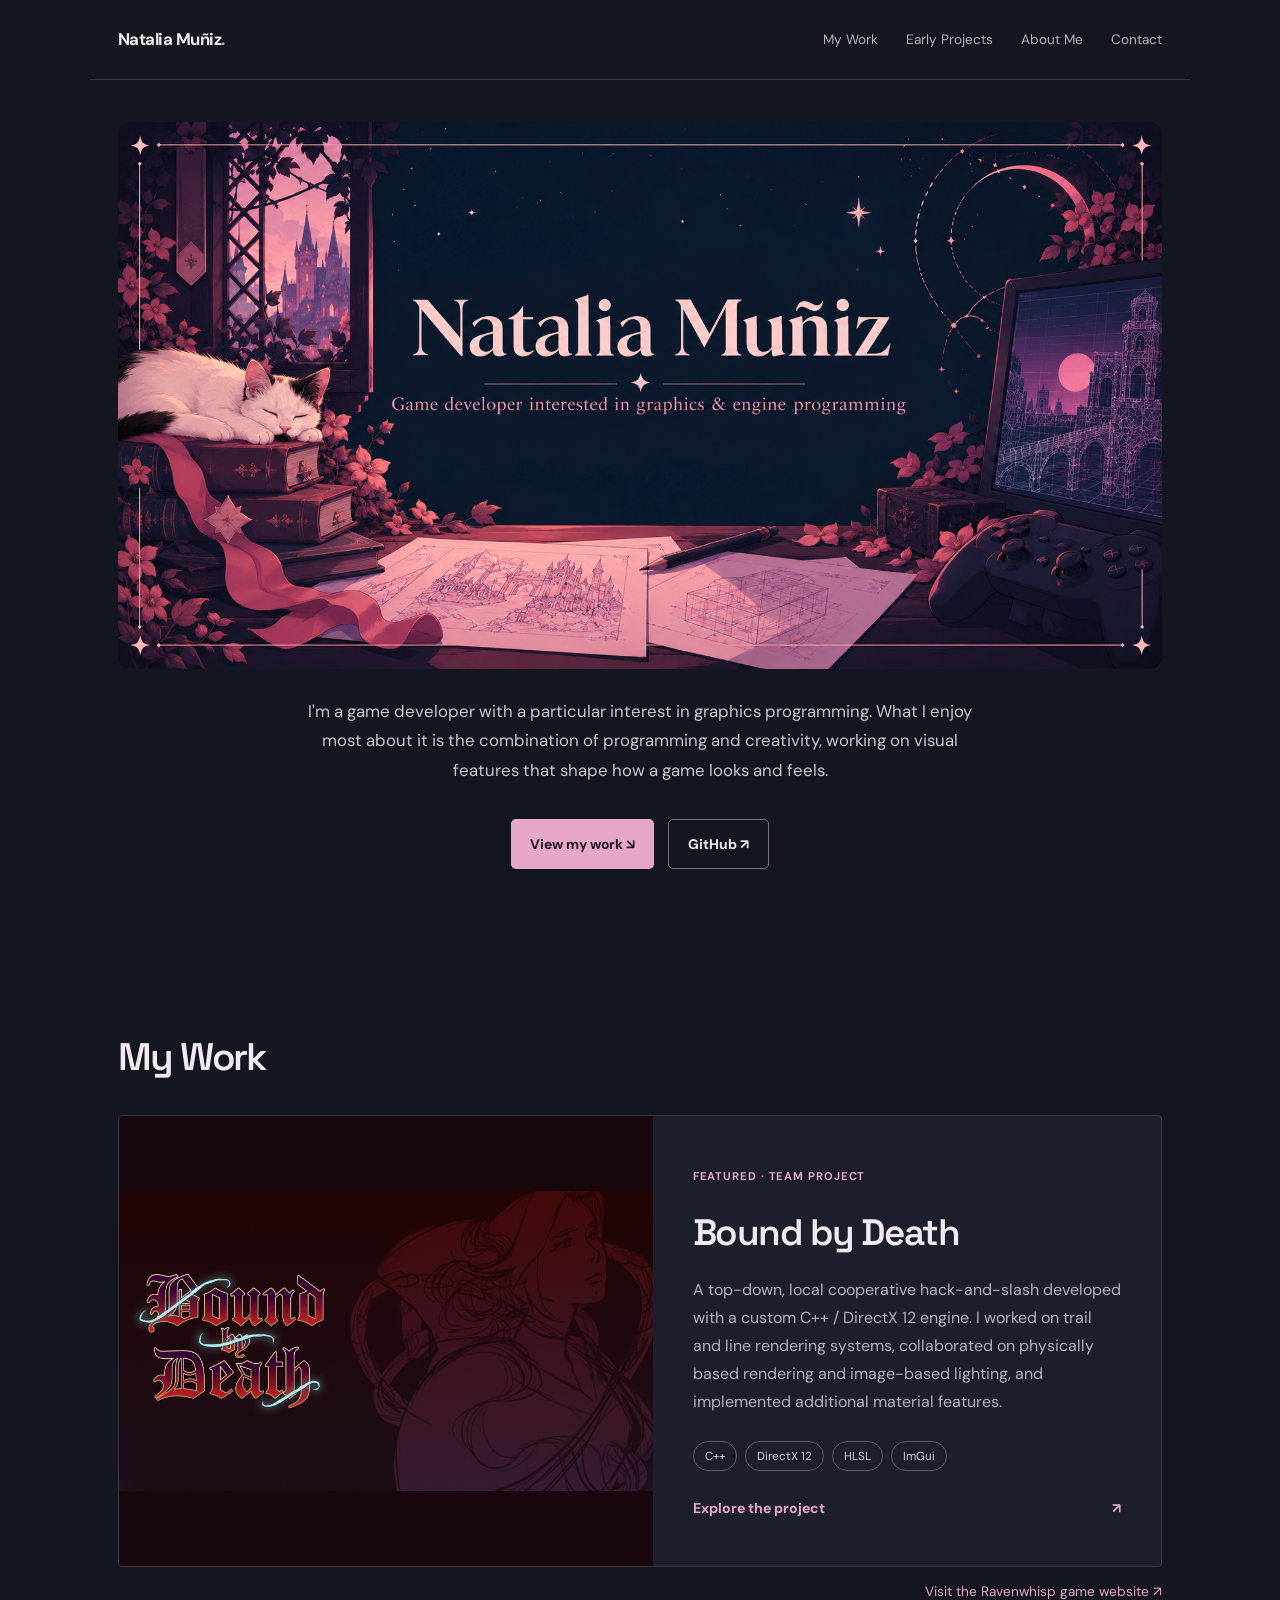
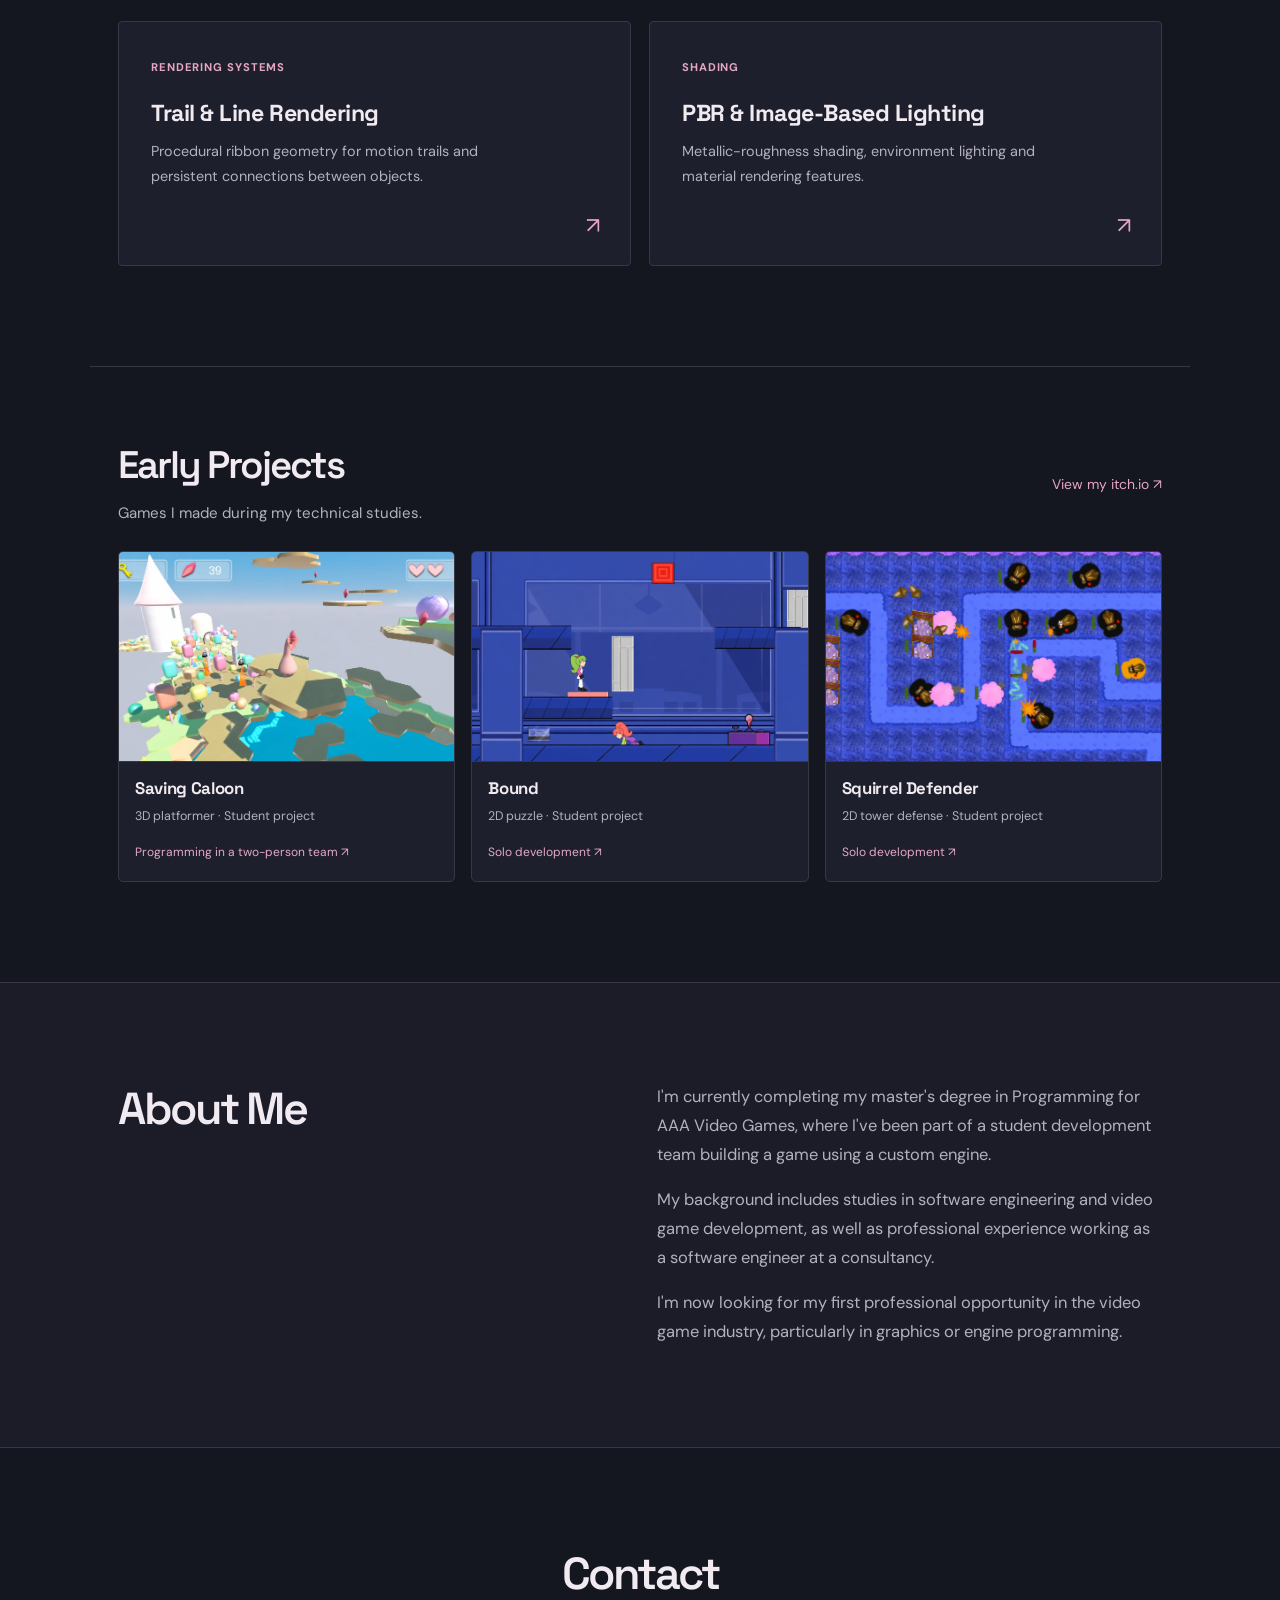
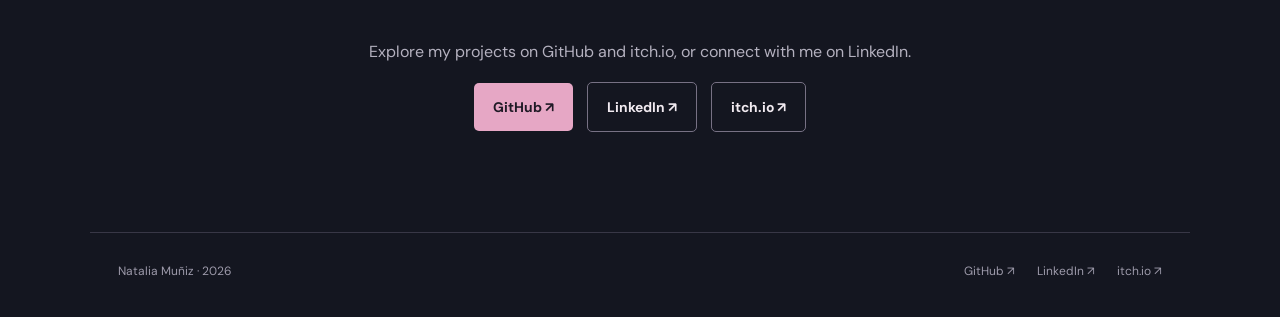
<file: index.html>
<!doctype html>
<html lang="en"><head><meta charset="utf-8"><meta name="viewport" content="width=device-width, initial-scale=1"><meta name="description" content="Natalia Muñiz — game developer interested in graphics and engine programming. C++, DirectX 12, HLSL and real-time rendering."><title>Natalia Muñiz — Game Development & Graphics Programming</title><link rel="stylesheet" href="styles.css"></head>
<body><a class="skip" href="#main">Skip to content</a><header class="site-header"><a class="logo" href="index.html">Natalia Muñiz<span class="logo-dot">.</span></a><nav aria-label="Main navigation"><a href="#work">My Work</a><a href="#early-projects">Early Projects</a><a href="#about">About Me</a><a href="#contact">Contact</a></nav></header>
<main id="main">
<section class="hero shell technical-hero"><h1 class="visually-hidden">Natalia Muñiz — Game developer interested in graphics &amp; engine programming</h1><img class="iris-hero-banner" src="assets/iris-portfolio-banner.png" alt="Illustrated banner reading Natalia Muñiz — Game developer interested in graphics and engine programming, with Iris sleeping on books beside a fantasy castle window and a wireframe rendering workstation." width="1978" height="768"><p class="intro">I'm a game developer with a particular interest in graphics programming. What I enjoy most about it is the combination of programming and creativity, working on visual features that shape how a game looks and feels.</p><div class="actions"><a class="btn primary" href="#work">View my work ↘</a><a class="btn secondary" href="https://github.com/Lunat12" target="_blank" rel="noopener noreferrer">GitHub ↗</a></div></section>
<section class="section shell" id="work"><div class="section-head"><h2>My Work</h2></div><a class="project-card" href="projects/bound-by-death.html"><div class="project-visual"><img class="featured-cover" src="assets/bound-by-death-cover.png" alt="Official Bound by Death cover artwork" width="1920" height="1080"></div><div class="project-copy"><span class="tag">FEATURED · TEAM PROJECT</span><h3>Bound by Death</h3><p>A top-down, local cooperative hack-and-slash developed with a custom C++ / DirectX 12 engine. I worked on trail and line rendering systems, collaborated on physically based rendering and image-based lighting, and implemented additional material features.</p><div class="chips"><span>C++</span><span>DirectX 12</span><span>HLSL</span><span>ImGui</span></div><span class="text-link">Explore the project <span>↗</span></span></div></a><p class="external-project-link"><a href="https://ravenwhisp.github.io/Ravenwhisp/" target="_blank" rel="noopener noreferrer">Visit the Ravenwhisp game website ↗</a></p><div class="study-grid"><a class="study" href="projects/trail-line-rendering.html"><span class="study-index">RENDERING SYSTEMS</span><h3>Trail &amp; Line Rendering</h3><p>Procedural ribbon geometry for motion trails and persistent connections between objects.</p><span class="arrow">↗</span></a><a class="study" href="projects/pbr-ibl.html"><span class="study-index">SHADING</span><h3>PBR &amp; Image-Based Lighting</h3><p>Metallic-roughness shading, environment lighting and material rendering features.</p><span class="arrow">↗</span></a></div></section>
<section class="section shell early-section" id="early-projects"><div class="section-head early-head"><div><h2>Early Projects</h2><p class="section-description">Games I made during my technical studies.</p></div><a class="subtle-link" href="https://lunat-12.itch.io/" target="_blank" rel="noopener noreferrer">View my itch.io ↗</a></div><div class="early-grid">
<a class="early-card" href="https://lunat-12.itch.io/saving-caloon" target="_blank" rel="noopener noreferrer"><div class="early-media"><img src="assets/saving-caloon.webp" alt="Gameplay screenshot from Saving Caloon" width="1645" height="928" loading="lazy" decoding="async"></div><div class="early-copy"><h3>Saving Caloon</h3><p>3D platformer · Student project</p><small>Programming in a two-person team ↗</small></div></a>
<a class="early-card" href="https://lunat-12.itch.io/bound" target="_blank" rel="noopener noreferrer"><div class="early-media"><img src="assets/bound.webp" alt="Gameplay screenshot from Bound" width="1645" height="928" loading="lazy" decoding="async"></div><div class="early-copy"><h3>Bound</h3><p>2D puzzle · Student project</p><small>Solo development ↗</small></div></a>
<a class="early-card" href="https://lunat-12.itch.io/squree" target="_blank" rel="noopener noreferrer"><div class="early-media"><img src="assets/squirrel-defender.webp" alt="Gameplay screenshot from Squirrel Defender" width="1645" height="928" loading="lazy" decoding="async"></div><div class="early-copy"><h3>Squirrel Defender</h3><p>2D tower defense · Student project</p><small>Solo development ↗</small></div></a>
</div></section>
<section class="section about-section" id="about"><div class="shell about-grid"><div><h2>About Me</h2></div><div><p>I'm currently completing my master's degree in Programming for AAA Video Games, where I've been part of a student development team building a game using a custom engine.</p><p>My background includes studies in software engineering and video game development, as well as professional experience working as a software engineer at a consultancy.</p><p>I'm now looking for my first professional opportunity in the video game industry, particularly in graphics or engine programming.</p></div></div></section>
<section class="section shell contact" id="contact"><h2>Contact</h2><p>Explore my projects on GitHub and itch.io, or connect with me on LinkedIn.</p><div class="contact-links"><a class="btn primary" href="https://github.com/Lunat12" target="_blank" rel="noopener noreferrer">GitHub ↗</a><a class="btn secondary" href="https://www.linkedin.com/in/natalia-muniz-munoz/" target="_blank" rel="noopener noreferrer">LinkedIn ↗</a><a class="btn secondary" href="https://lunat-12.itch.io/" target="_blank" rel="noopener noreferrer">itch.io ↗</a></div></section>
</main><footer class="shell footer"><span>Natalia Muñiz · <span id="year">2026</span></span><div class="footer-links"><a href="https://github.com/Lunat12" target="_blank" rel="noopener noreferrer">GitHub ↗</a><a href="https://www.linkedin.com/in/natalia-muniz-munoz/" target="_blank" rel="noopener noreferrer">LinkedIn ↗</a><a href="https://lunat-12.itch.io/" target="_blank" rel="noopener noreferrer">itch.io ↗</a></div></footer><script src="script.js"></script></body></html>
</file>
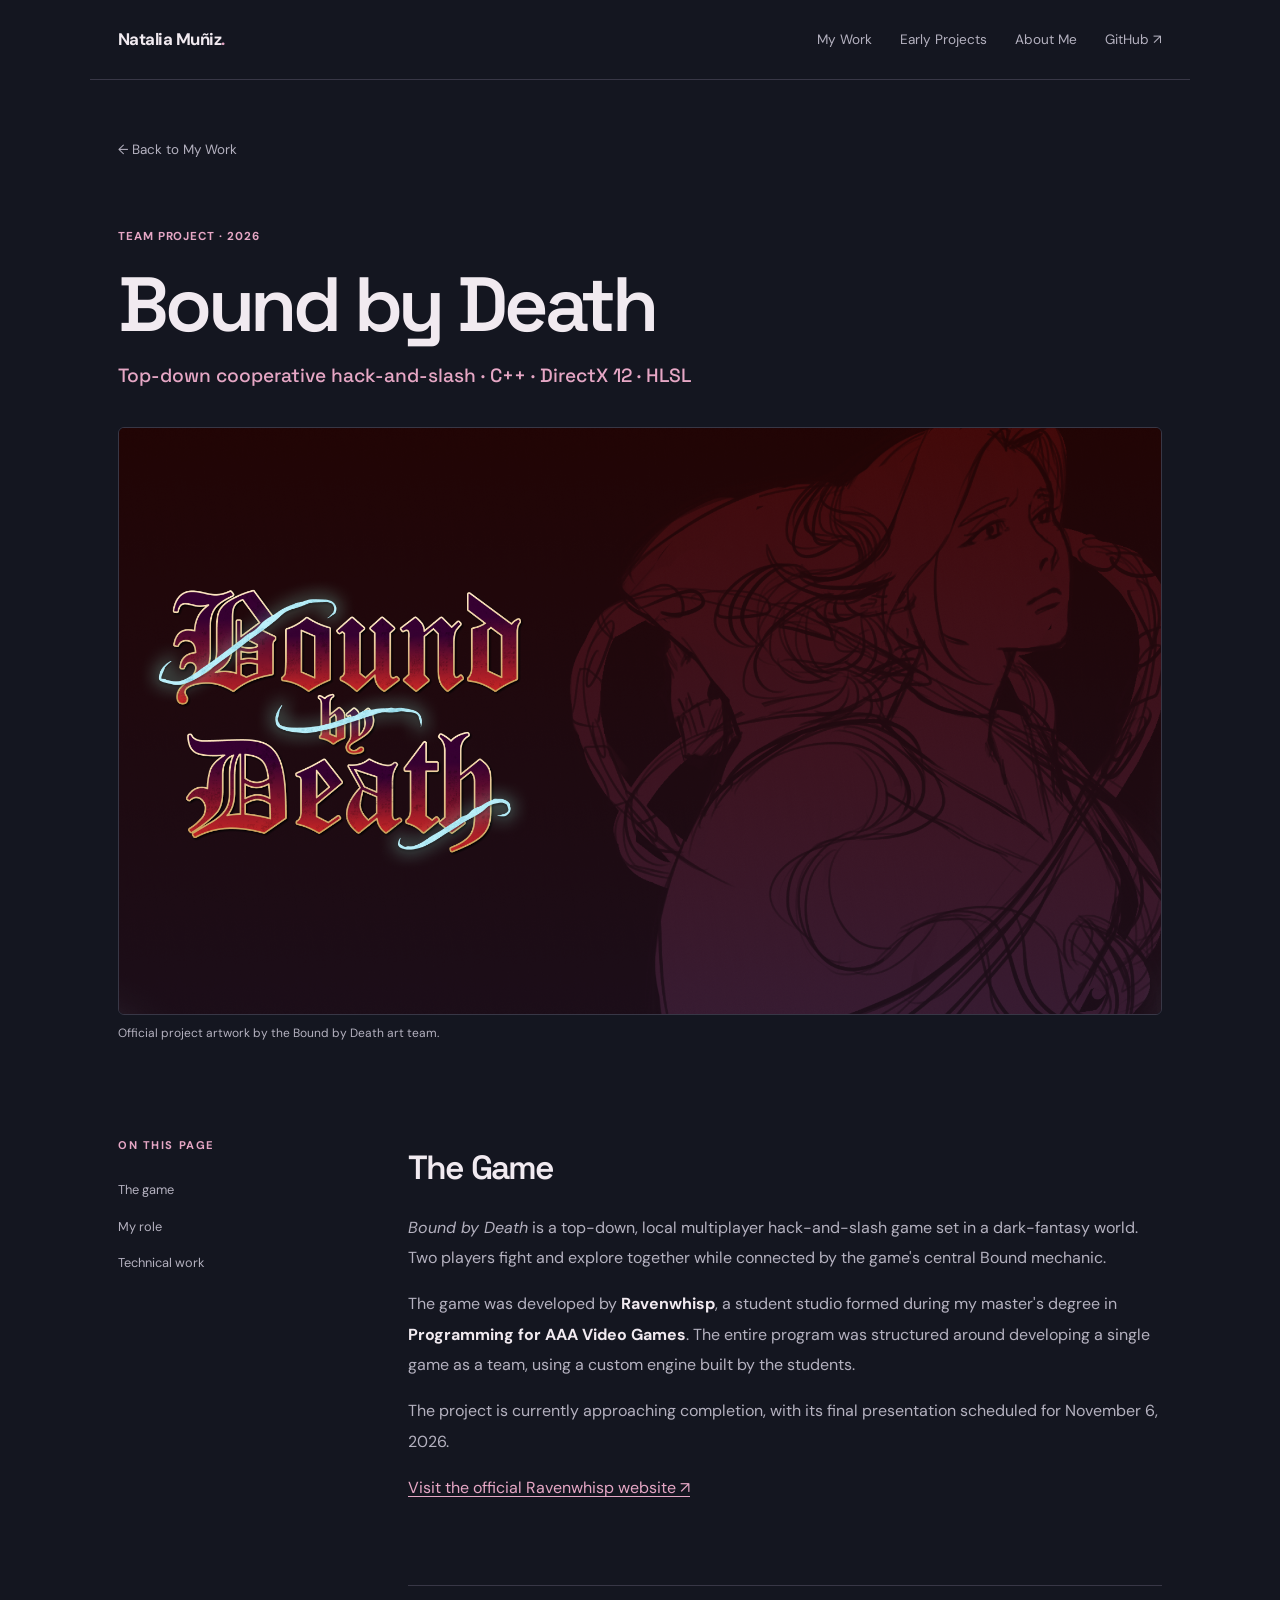
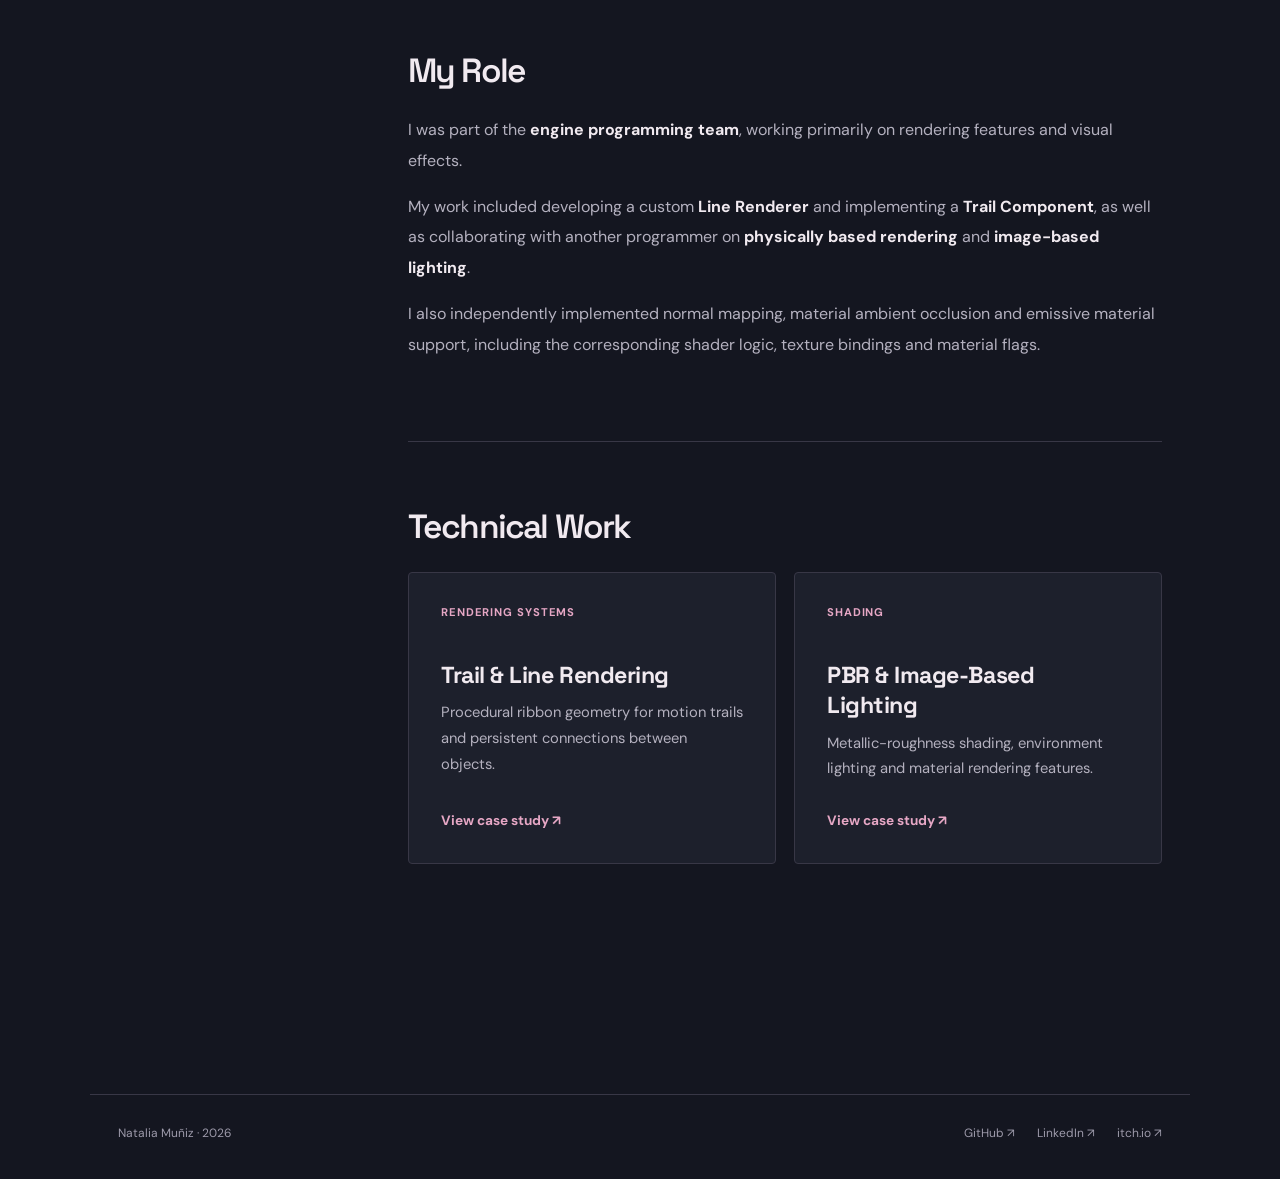
<file: projects/bound-by-death.html>
<!doctype html>
<html lang="en"><head><meta charset="utf-8"><meta name="viewport" content="width=device-width, initial-scale=1"><meta name="description" content="Bound by Death — a top-down local cooperative hack-and-slash developed by Ravenwhisp. Natalia Muñiz's graphics and engine programming contributions."><title>Bound by Death — Natalia Muñiz</title><link rel="stylesheet" href="../styles.css"></head>
<body><a class="skip" href="#main">Skip to content</a><header class="site-header"><a class="logo" href="../index.html">Natalia Muñiz<span class="logo-dot">.</span></a><nav aria-label="Main navigation"><a href="../index.html#work">My Work</a><a href="../index.html#early-projects">Early Projects</a><a href="../index.html#about">About Me</a><a href="https://github.com/Lunat12" target="_blank" rel="noopener noreferrer">GitHub ↗</a></nav></header>
<main id="main"><section class="shell case-hero"><a class="back" href="../index.html#work">← Back to My Work</a><p class="eyebrow">TEAM PROJECT · 2026</p><h1>Bound by Death</h1><p class="specialty">Top-down cooperative hack-and-slash · C++ · DirectX 12 · HLSL</p><img class="cover-art" src="../assets/bound-by-death-cover.png" alt="Official Bound by Death cover artwork, featuring the game logo and a character illustration" width="1920" height="1080"><p class="art-credit">Official project artwork by the Bound by Death art team.</p></section>
<section class="shell case-layout"><aside class="toc"><span>ON THIS PAGE</span><a href="#overview">The game</a><a href="#role">My role</a><a href="#technical-work">Technical work</a></aside><div class="case-content"><section id="overview"><h2>The Game</h2><p><em>Bound by Death</em> is a top-down, local multiplayer hack-and-slash game set in a dark-fantasy world. Two players fight and explore together while connected by the game's central Bound mechanic.</p><p>The game was developed by <strong>Ravenwhisp</strong>, a student studio formed during my master's degree in <strong>Programming for AAA Video Games</strong>. The entire program was structured around developing a single game as a team, using a custom engine built by the students.</p><p>The project is currently approaching completion, with its final presentation scheduled for November 6, 2026.</p><p><a class="inline-link" href="https://ravenwhisp.github.io/Ravenwhisp/" target="_blank" rel="noopener noreferrer">Visit the official Ravenwhisp website ↗</a></p></section>
<section id="role"><h2>My Role</h2><p>I was part of the <strong>engine programming team</strong>, working primarily on rendering features and visual effects.</p><p>My work included developing a custom <strong>Line Renderer</strong> and implementing a <strong>Trail Component</strong>, as well as collaborating with another programmer on <strong>physically based rendering</strong> and <strong>image-based lighting</strong>.</p><p>I also independently implemented normal mapping, material ambient occlusion and emissive material support, including the corresponding shader logic, texture bindings and material flags.</p></section>
<section id="technical-work"><h2>Technical Work</h2><div class="case-study-grid"><a class="study" href="trail-line-rendering.html"><span class="study-index">RENDERING SYSTEMS</span><h3>Trail &amp; Line Rendering</h3><p>Procedural ribbon geometry for motion trails and persistent connections between objects.</p><span class="study-action">View case study ↗</span></a><a class="study" href="pbr-ibl.html"><span class="study-index">SHADING</span><h3>PBR &amp; Image-Based Lighting</h3><p>Metallic-roughness shading, environment lighting and material rendering features.</p><span class="study-action">View case study ↗</span></a></div></section></div></section></main>
<footer class="shell footer"><span>Natalia Muñiz · 2026</span><div class="footer-links"><a href="https://github.com/Lunat12" target="_blank" rel="noopener noreferrer">GitHub ↗</a><a href="https://www.linkedin.com/in/natalia-muniz-munoz/" target="_blank" rel="noopener noreferrer">LinkedIn ↗</a><a href="https://lunat-12.itch.io/" target="_blank" rel="noopener noreferrer">itch.io ↗</a></div></footer><script src="../script.js"></script></body></html>
</file>
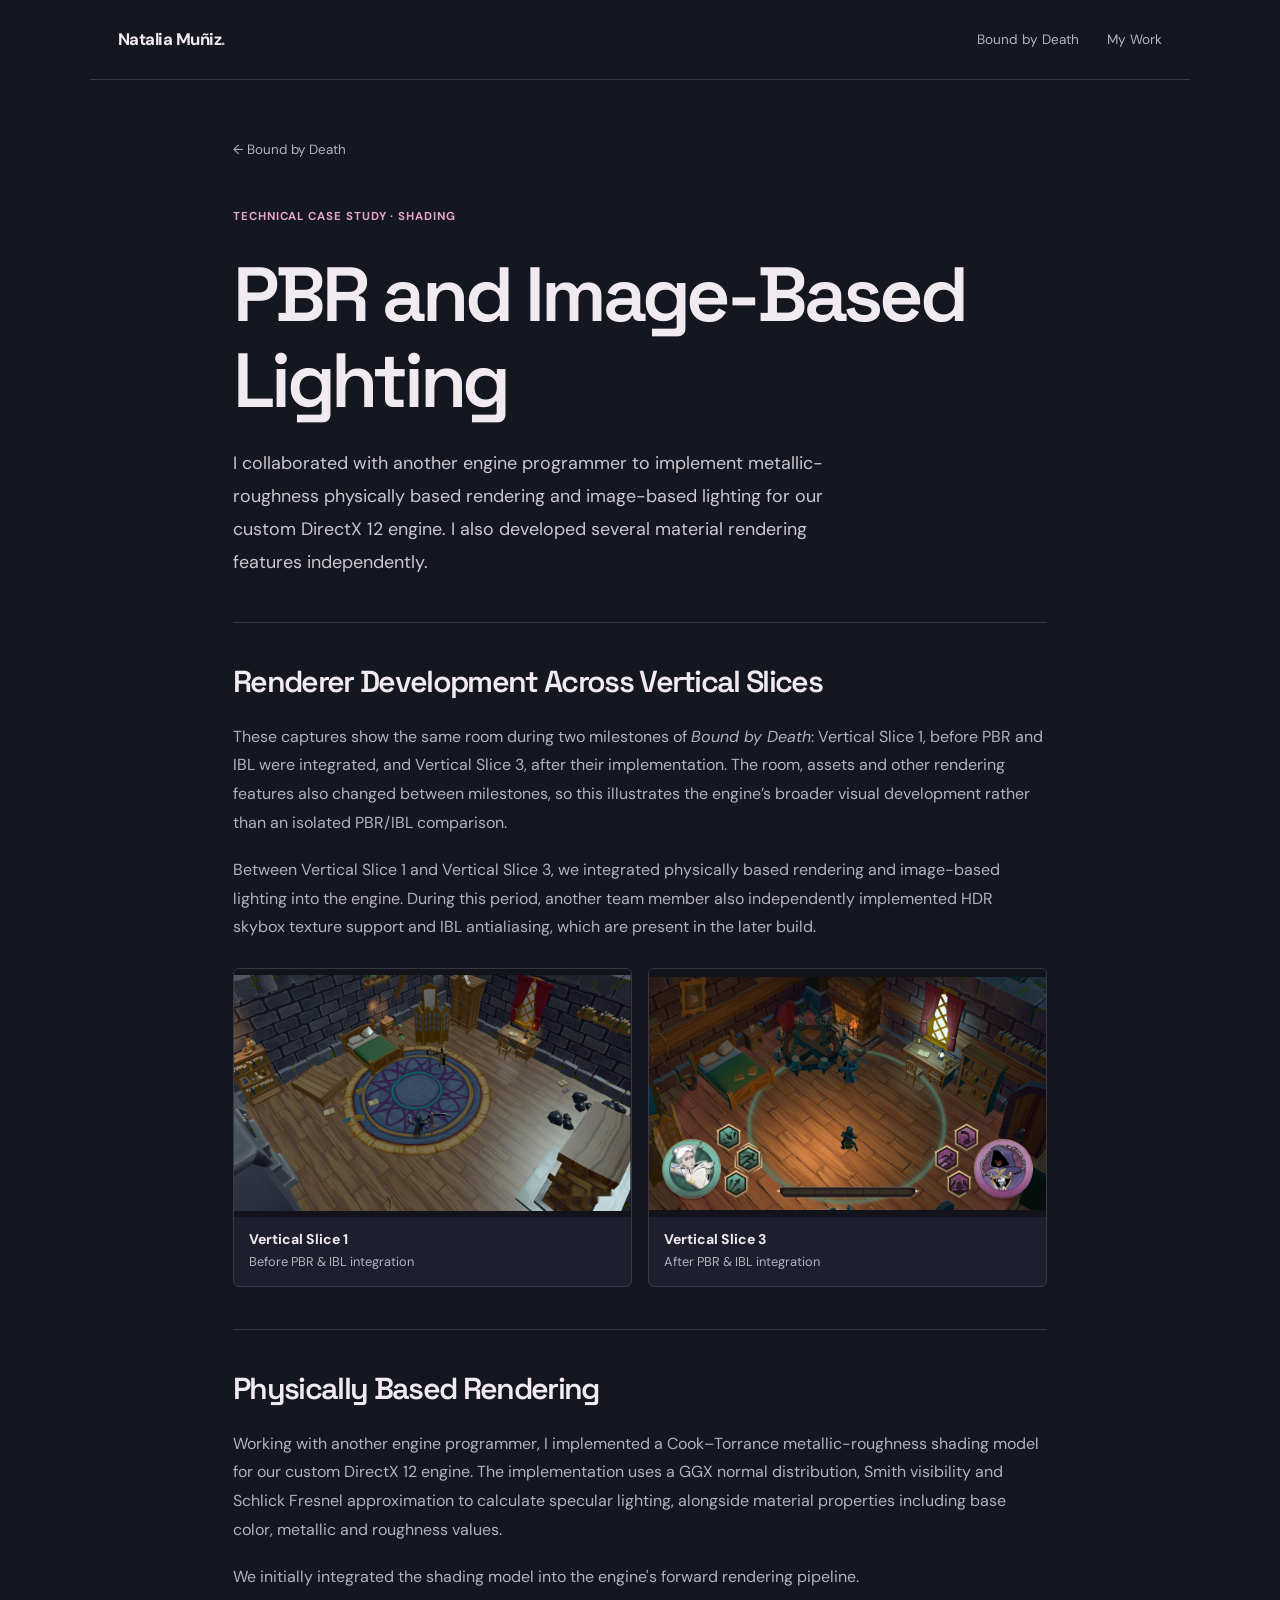
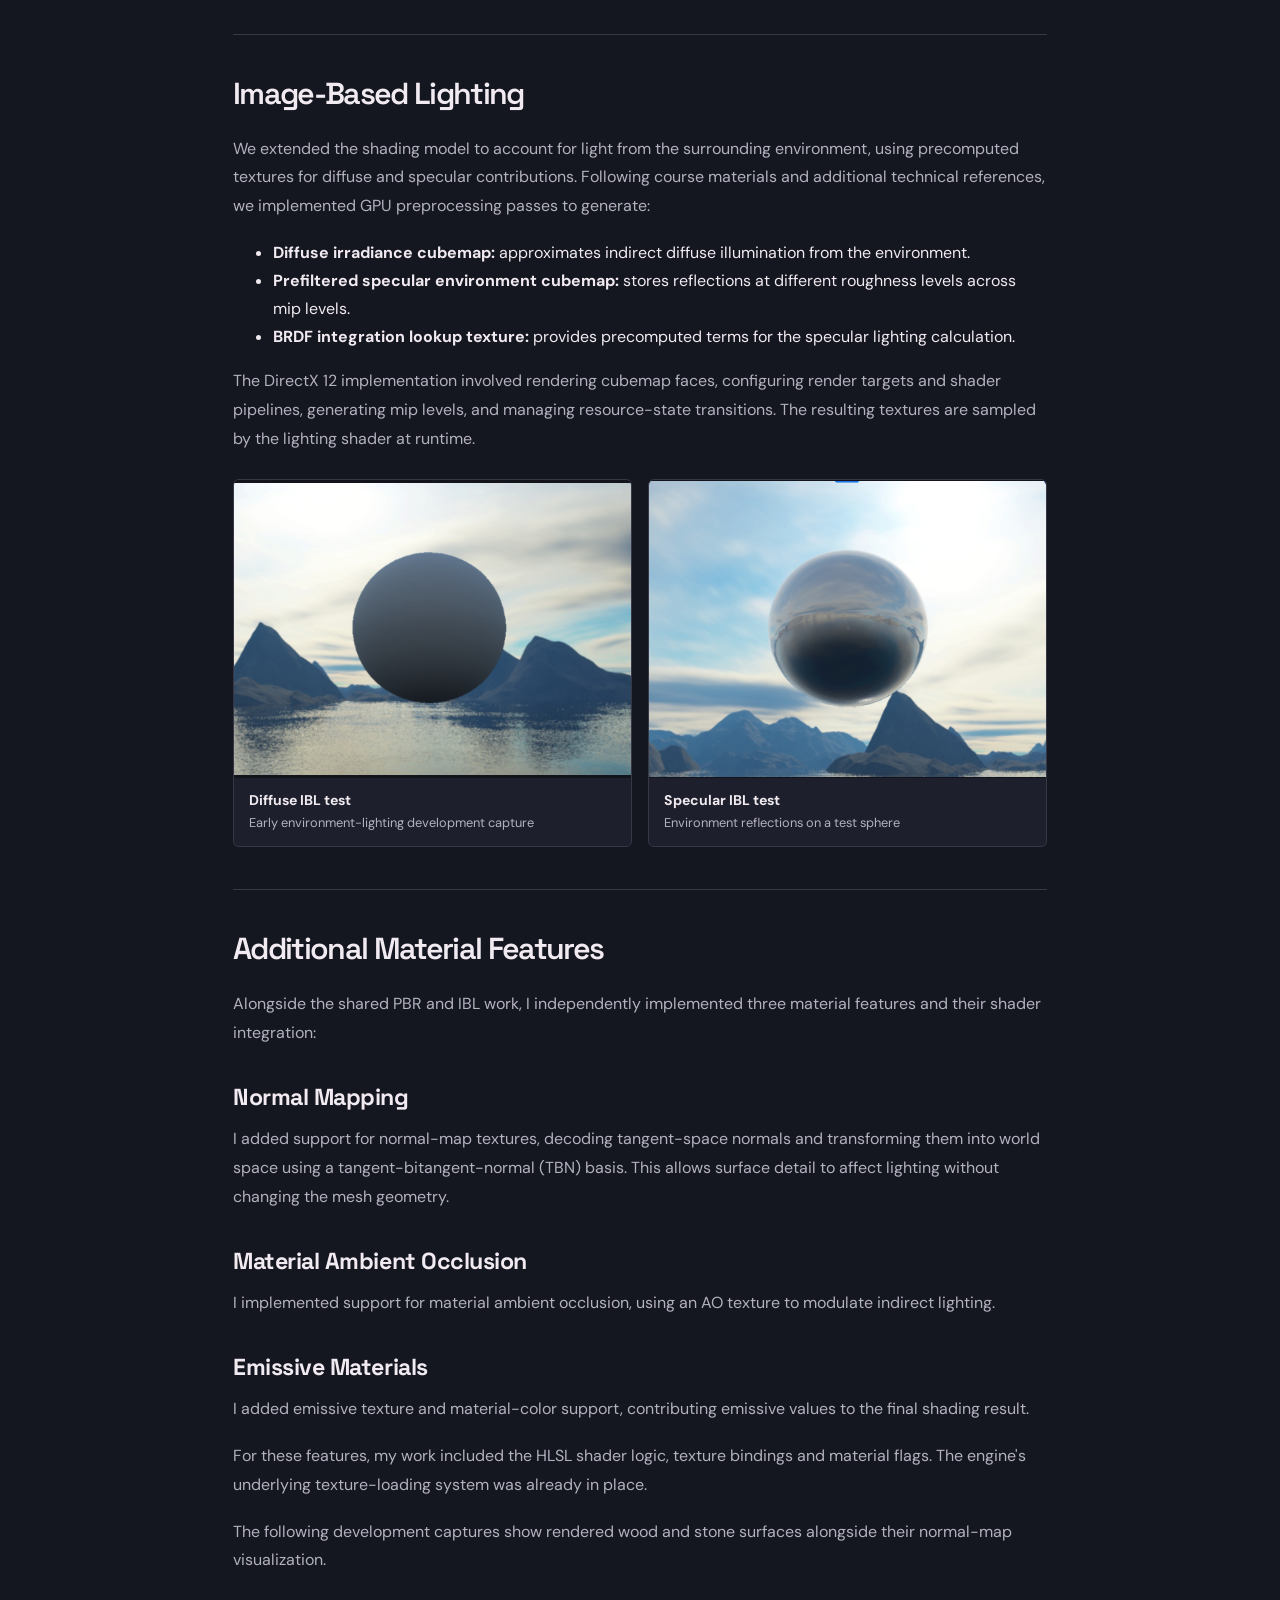
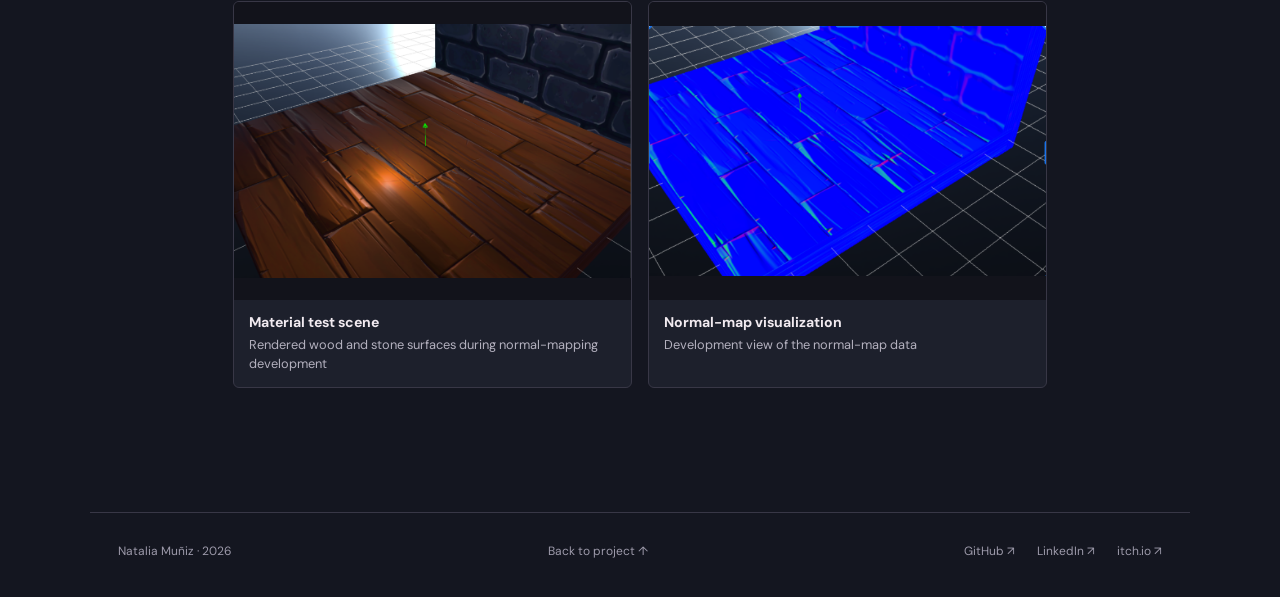
<file: projects/pbr-ibl.html>
<!doctype html>
<html lang="en"><head><meta charset="utf-8"><meta name="viewport" content="width=device-width, initial-scale=1"><meta name="description" content="PBR and image-based lighting work for a custom DirectX 12 game engine."><title>PBR &amp; Image-Based Lighting — Natalia Muñiz</title><link rel="stylesheet" href="../styles.css"></head>
<body><header class="site-header"><a class="logo" href="../index.html">Natalia Muñiz<span class="logo-dot">.</span></a><nav><a href="bound-by-death.html">Bound by Death</a><a href="../index.html#work">My Work</a></nav></header>
<main class="shell detail-page"><a class="back" href="bound-by-death.html">← Bound by Death</a><p class="eyebrow">TECHNICAL CASE STUDY · SHADING</p><h1>PBR and Image-Based Lighting</h1>
<p class="intro">I collaborated with another engine programmer to implement metallic-roughness physically based rendering and image-based lighting for our custom DirectX 12 engine. I also developed several material rendering features independently.</p>
<section class="visual-development"><h2>Renderer Development Across Vertical Slices</h2>
<p>These captures show the same room during two milestones of <em>Bound by Death</em>: Vertical Slice 1, before PBR and IBL were integrated, and Vertical Slice 3, after their implementation. The room, assets and other rendering features also changed between milestones, so this illustrates the engine’s broader visual development rather than an isolated PBR/IBL comparison.</p>
<p>Between Vertical Slice 1 and Vertical Slice 3, we integrated physically based rendering and image-based lighting into the engine. During this period, another team member also independently implemented HDR skybox texture support and IBL antialiasing, which are present in the later build.</p>
<div class="technical-gallery comparison-gallery">
<figure><img src="../assets/vertical-slice-1.png" alt="Vertical Slice 1: early bedroom scene, before PBR and IBL integration" loading="lazy"><figcaption><strong>Vertical Slice 1</strong><span>Before PBR &amp; IBL integration</span></figcaption></figure>
<figure><img src="../assets/vertical-slice-3.png" alt="Vertical Slice 3: later version of the bedroom scene, after PBR and IBL integration" loading="lazy"><figcaption><strong>Vertical Slice 3</strong><span>After PBR &amp; IBL integration</span></figcaption></figure>
</div></section>
<section><h2>Physically Based Rendering</h2>
<p>Working with another engine programmer, I implemented a Cook–Torrance metallic-roughness shading model for our custom DirectX 12 engine. The implementation uses a GGX normal distribution, Smith visibility and Schlick Fresnel approximation to calculate specular lighting, alongside material properties including base color, metallic and roughness values.</p>
<p>We initially integrated the shading model into the engine's forward rendering pipeline.</p>
</section>
<section><h2>Image-Based Lighting</h2>
<p>We extended the shading model to account for light from the surrounding environment, using precomputed textures for diffuse and specular contributions. Following course materials and additional technical references, we implemented GPU preprocessing passes to generate:</p>
<ul><li><strong>Diffuse irradiance cubemap:</strong> approximates indirect diffuse illumination from the environment.</li><li><strong>Prefiltered specular environment cubemap:</strong> stores reflections at different roughness levels across mip levels.</li><li><strong>BRDF integration lookup texture:</strong> provides precomputed terms for the specular lighting calculation.</li></ul>
<p>The DirectX 12 implementation involved rendering cubemap faces, configuring render targets and shader pipelines, generating mip levels, and managing resource-state transitions. The resulting textures are sampled by the lighting shader at runtime.</p>
<div class="technical-gallery"><figure><img src="../assets/ibl-diffuse.png" alt="Development test showing a dark matte sphere in an outdoor environment" loading="lazy"><figcaption><strong>Diffuse IBL test</strong><span>Early environment-lighting development capture</span></figcaption></figure><figure><img src="../assets/ibl-specular.png" alt="Development test showing a reflective sphere with sky and landscape reflections" loading="lazy"><figcaption><strong>Specular IBL test</strong><span>Environment reflections on a test sphere</span></figcaption></figure></div></section>
<section><h2>Additional Material Features</h2>
<p>Alongside the shared PBR and IBL work, I independently implemented three material features and their shader integration:</p>
<h3>Normal Mapping</h3><p>I added support for normal-map textures, decoding tangent-space normals and transforming them into world space using a tangent-bitangent-normal (TBN) basis. This allows surface detail to affect lighting without changing the mesh geometry.</p>
<h3>Material Ambient Occlusion</h3><p>I implemented support for material ambient occlusion, using an AO texture to modulate indirect lighting.</p>
<h3>Emissive Materials</h3><p>I added emissive texture and material-color support, contributing emissive values to the final shading result.</p>
<p>For these features, my work included the HLSL shader logic, texture bindings and material flags. The engine's underlying texture-loading system was already in place.</p>
<p>The following development captures show rendered wood and stone surfaces alongside their normal-map visualization.</p>
<div class="technical-gallery"><figure><img src="../assets/normal-map-rendered.png" alt="Rendered wooden planks and stone wall in the engine material test scene" loading="lazy"><figcaption><strong>Material test scene</strong><span>Rendered wood and stone surfaces during normal-mapping development</span></figcaption></figure><figure><img src="../assets/normal-map-debug.png" alt="Blue and purple normal-map debug visualization of the floor and wall" loading="lazy"><figcaption><strong>Normal-map visualization</strong><span>Development view of the normal-map data</span></figcaption></figure></div></section>

</main><footer class="shell footer"><span>Natalia Muñiz · 2026</span><a href="bound-by-death.html">Back to project ↑</a><div class="footer-links"><a href="https://github.com/Lunat12" target="_blank" rel="noopener noreferrer">GitHub ↗</a><a href="https://www.linkedin.com/in/natalia-muniz-munoz/" target="_blank" rel="noopener noreferrer">LinkedIn ↗</a><a href="https://lunat-12.itch.io/" target="_blank" rel="noopener noreferrer">itch.io ↗</a></div></footer></body></html>
</file>
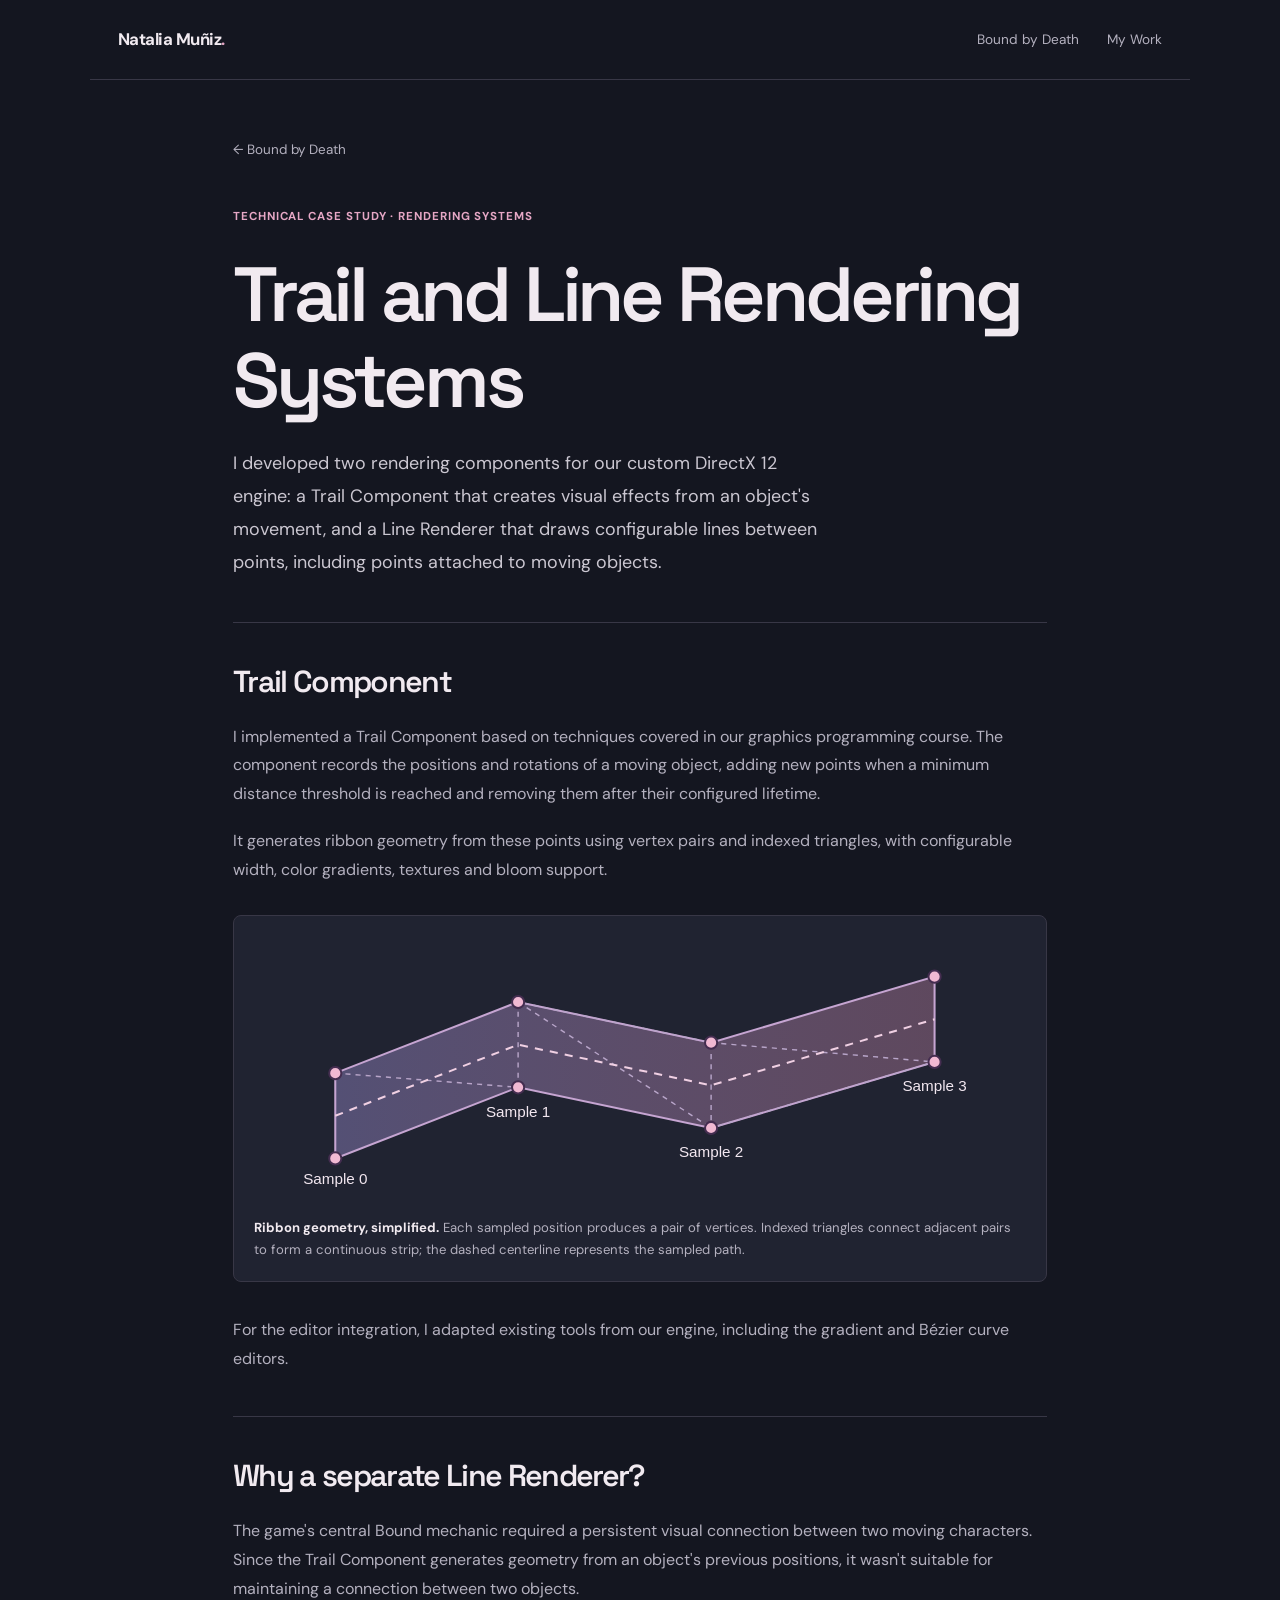
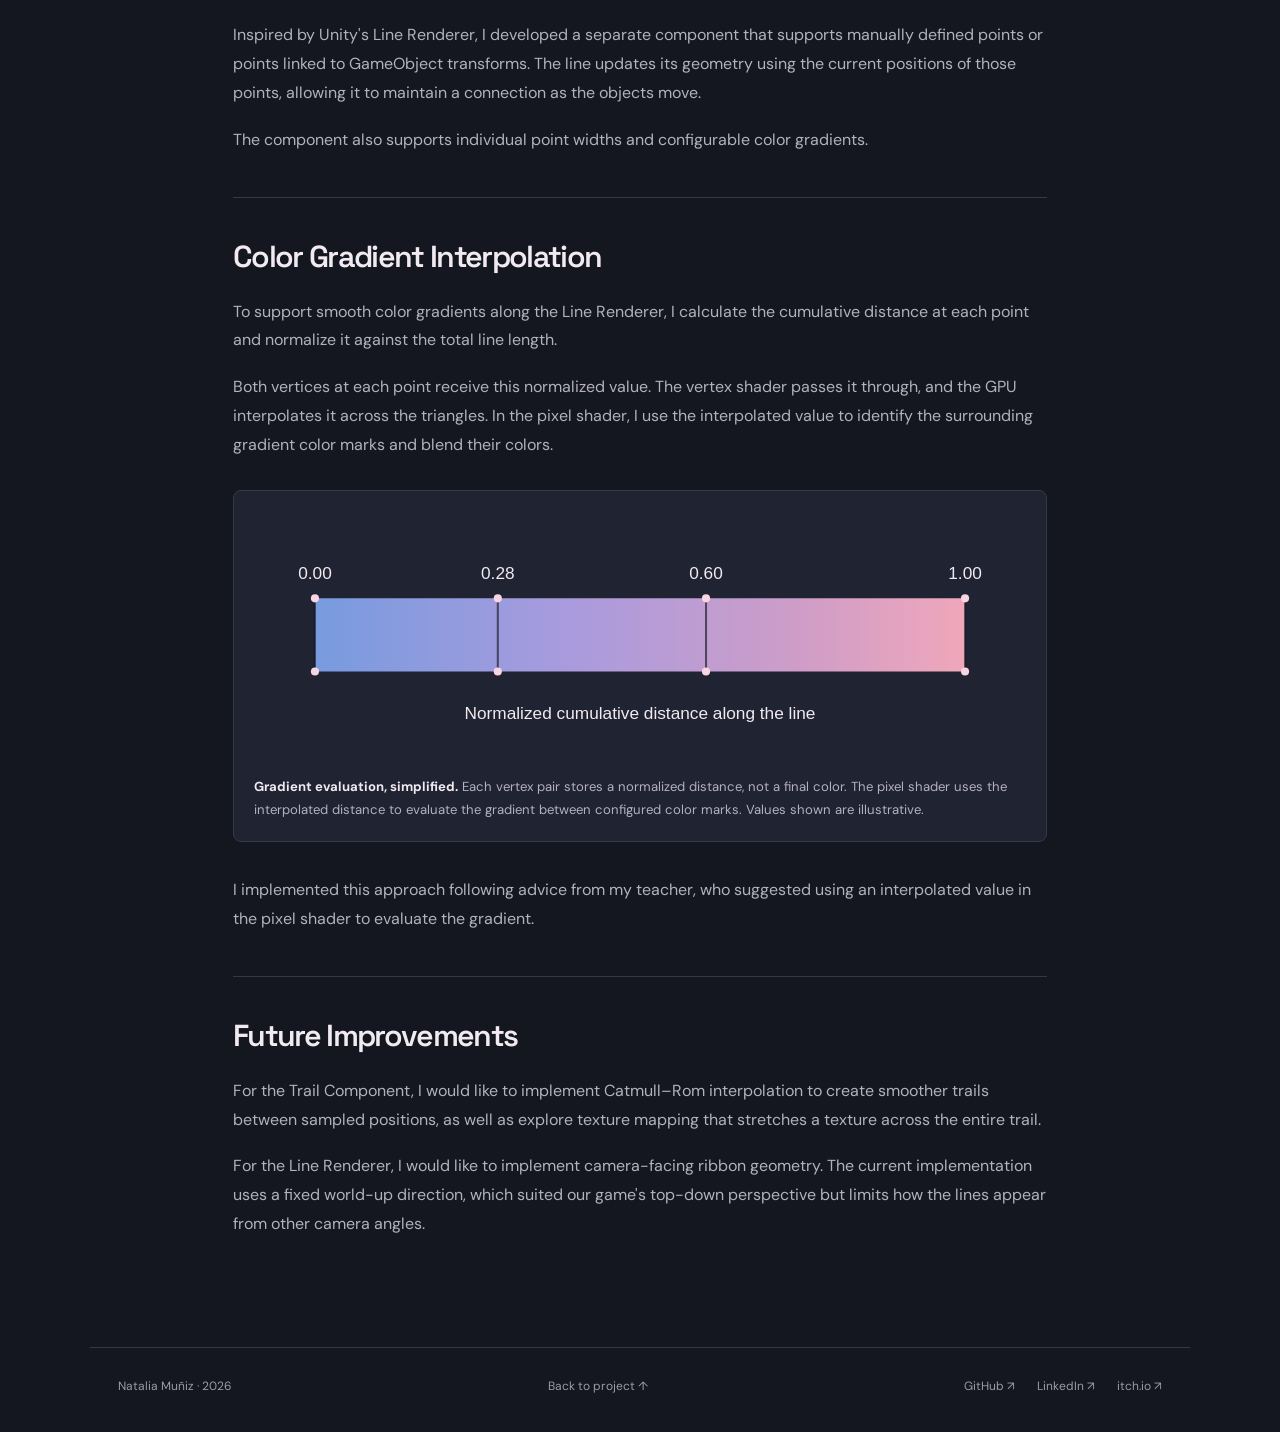
<file: projects/trail-line-rendering.html>
<!doctype html>
<html lang="en"><head><meta charset="utf-8"><meta name="viewport" content="width=device-width, initial-scale=1"><title>Trail &amp; Line Rendering — Natalia Muñiz</title><link rel="stylesheet" href="../styles.css"></head>
<body><header class="site-header"><a class="logo" href="../index.html">Natalia Muñiz<span class="logo-dot">.</span></a><nav><a href="bound-by-death.html">Bound by Death</a><a href="../index.html#work">My Work</a></nav></header>
<main class="shell detail-page"><a class="back" href="bound-by-death.html">← Bound by Death</a><p class="eyebrow">TECHNICAL CASE STUDY · RENDERING SYSTEMS</p><h1>Trail and Line Rendering Systems</h1>
<p class="intro">I developed two rendering components for our custom DirectX 12 engine: a Trail Component that creates visual effects from an object's movement, and a Line Renderer that draws configurable lines between points, including points attached to moving objects.</p>
<section><h2>Trail Component</h2><p>I implemented a Trail Component based on techniques covered in our graphics programming course. The component records the positions and rotations of a moving object, adding new points when a minimum distance threshold is reached and removing them after their configured lifetime.</p>
<p>It generates ribbon geometry from these points using vertex pairs and indexed triangles, with configurable width, color gradients, textures and bloom support.</p>
<figure class="tech-figure"><svg viewBox="0 0 760 265" role="img" aria-labelledby="ribbon-title ribbon-desc" xmlns="http://www.w3.org/2000/svg"><title id="ribbon-title">Procedural ribbon mesh construction</title><desc id="ribbon-desc">Four sampled positions along a curved centerline. Each position has a pair of vertices forming the edges of a ribbon, and adjacent pairs are joined with triangles.</desc><defs><linearGradient id="ribbonFill" x1="0" x2="1" y1="0" y2="0"><stop stop-color="#887db8" stop-opacity=".5"/><stop offset="1" stop-color="#d28eb2" stop-opacity=".35"/></linearGradient></defs><path d="M80 135 L260 65 L450 105 L670 40 L670 124 L450 189 L260 149 L80 219Z" fill="url(#ribbonFill)" stroke="#c6a5d2" stroke-width="2"/><g stroke="#b8a5c9" stroke-width="1.4" stroke-dasharray="5 5"><path d="M80 135 L260 149 L260 65 L450 105 L450 189 L670 124" fill="none"/><path d="M260 65 L450 189 M450 105 L670 124"/></g><path d="M80 177 L260 107 L450 147 L670 82" fill="none" stroke="#f0d0e3" stroke-width="2" stroke-dasharray="8 7"/><g fill="#f1b9d3" stroke="#442d50" stroke-width="2"><circle cx="80" cy="135" r="6"/><circle cx="80" cy="219" r="6"/><circle cx="260" cy="65" r="6"/><circle cx="260" cy="149" r="6"/><circle cx="450" cy="105" r="6"/><circle cx="450" cy="189" r="6"/><circle cx="670" cy="40" r="6"/><circle cx="670" cy="124" r="6"/></g><g fill="#f2e7f0" font-family="sans-serif" font-size="15" text-anchor="middle"><text x="80" y="244">Sample 0</text><text x="260" y="178">Sample 1</text><text x="450" y="218">Sample 2</text><text x="670" y="153">Sample 3</text></g></svg><figcaption><strong>Ribbon geometry, simplified.</strong> Each sampled position produces a pair of vertices. Indexed triangles connect adjacent pairs to form a continuous strip; the dashed centerline represents the sampled path.</figcaption></figure>
<p>For the editor integration, I adapted existing tools from our engine, including the gradient and Bézier curve editors.</p></section>
<section><h2>Why a separate Line Renderer?</h2><p>The game's central Bound mechanic required a persistent visual connection between two moving characters. Since the Trail Component generates geometry from an object's previous positions, it wasn't suitable for maintaining a connection between two objects.</p><p>Inspired by Unity's Line Renderer, I developed a separate component that supports manually defined points or points linked to GameObject transforms. The line updates its geometry using the current positions of those points, allowing it to maintain a connection as the objects move.</p><p>The component also supports individual point widths and configurable color gradients.</p></section>
<section><h2>Color Gradient Interpolation</h2><p>To support smooth color gradients along the Line Renderer, I calculate the cumulative distance at each point and normalize it against the total line length.</p><p>Both vertices at each point receive this normalized value. The vertex shader passes it through, and the GPU interpolates it across the triangles. In the pixel shader, I use the interpolated value to identify the surrounding gradient color marks and blend their colors.</p>
<figure class="tech-figure"><svg viewBox="0 0 760 250" role="img" aria-labelledby="gradient-title gradient-desc" xmlns="http://www.w3.org/2000/svg"><title id="gradient-title">Line gradient evaluation</title><desc id="gradient-desc">Four vertex pairs labeled by normalized distance from zero to one, with an interpolated color gradient running along the strip.</desc><defs><linearGradient id="gradientFill" x1="0%" x2="100%"><stop offset="0%" stop-color="#789bdf"/><stop offset="40%" stop-color="#aa9bdd"/><stop offset="75%" stop-color="#cf9dc7"/><stop offset="100%" stop-color="#f0a7ba"/></linearGradient></defs><path d="M60 86 L240 86 L445 86 L700 86 L700 158 L445 158 L240 158 L60 158Z" fill="url(#gradientFill)"/><g stroke="#171822" stroke-width="2" stroke-opacity=".65"><path d="M60 86 V158 M240 86 V158 M445 86 V158 M700 86 V158"/></g><g fill="#f1eaf0" font-size="17" font-family="sans-serif" text-anchor="middle"><text x="60" y="67">0.00</text><text x="240" y="67">0.28</text><text x="445" y="67">0.60</text><text x="700" y="67">1.00</text><text x="380" y="205">Normalized cumulative distance along the line</text></g><g fill="#f9d5e4"><circle cx="60" cy="86" r="4"/><circle cx="60" cy="158" r="4"/><circle cx="240" cy="86" r="4"/><circle cx="240" cy="158" r="4"/><circle cx="445" cy="86" r="4"/><circle cx="445" cy="158" r="4"/><circle cx="700" cy="86" r="4"/><circle cx="700" cy="158" r="4"/></g></svg><figcaption><strong>Gradient evaluation, simplified.</strong> Each vertex pair stores a normalized distance, not a final color. The pixel shader uses the interpolated distance to evaluate the gradient between configured color marks. Values shown are illustrative.</figcaption></figure>
<p>I implemented this approach following advice from my teacher, who suggested using an interpolated value in the pixel shader to evaluate the gradient.</p></section>
<section><h2>Future Improvements</h2><p>For the Trail Component, I would like to implement Catmull–Rom interpolation to create smoother trails between sampled positions, as well as explore texture mapping that stretches a texture across the entire trail.</p><p>For the Line Renderer, I would like to implement camera-facing ribbon geometry. The current implementation uses a fixed world-up direction, which suited our game's top-down perspective but limits how the lines appear from other camera angles.</p></section>
</main><footer class="shell footer"><span>Natalia Muñiz · 2026</span><a href="bound-by-death.html">Back to project ↑</a><div class="footer-links"><a href="https://github.com/Lunat12" target="_blank" rel="noopener noreferrer">GitHub ↗</a><a href="https://www.linkedin.com/in/natalia-muniz-munoz/" target="_blank" rel="noopener noreferrer">LinkedIn ↗</a><a href="https://lunat-12.itch.io/" target="_blank" rel="noopener noreferrer">itch.io ↗</a></div></footer></body></html>
</file>
<file: styles.css>
@import url('https://fonts.googleapis.com/css2?family=DM+Sans:wght@400;500;600;700;800&family=Space+Grotesk:wght@400;500;600;700&display=swap');
:root{--bg:#141620;--panel:#1d202c;--panel2:#262938;--text:#f1eaf0;--muted:#b4b1bf;--rose:#e6a7c5;--lav:#c7b7e4;--line:#383746;--max:1100px}*{box-sizing:border-box}html{scroll-behavior:smooth}body{margin:0;background:var(--bg);color:var(--text);font:16px/1.75 'DM Sans',system-ui,sans-serif}a{color:inherit;text-decoration:none}a:focus-visible{outline:2px solid var(--rose);outline-offset:5px}::selection{background:#a75d87;color:white}.shell{max-width:var(--max);margin:auto;padding-left:28px;padding-right:28px}.site-header{max-width:var(--max);margin:auto;padding:25px 28px;display:flex;justify-content:space-between;align-items:center;border-bottom:1px solid var(--line)}.logo{font-weight:700;letter-spacing:-.03em;font-size:1.05rem}.mark{color:var(--rose);font-size:1.3rem;margin-right:8px}.logo-dot{color:var(--rose)}nav{display:flex;gap:28px;font-size:.85rem;color:var(--muted)}nav a:hover,.back:hover{color:var(--rose)}.skip{position:absolute;left:-999px}.skip:focus{left:10px;top:10px;background:white;color:black;padding:8px;z-index:10}.hero{position:relative;min-height:540px;padding-top:105px;padding-bottom:90px;overflow:hidden}.eyebrow{font-size:.72rem;letter-spacing:.2em;font-weight:700;color:var(--rose);text-transform:uppercase}.pulse{display:inline-block;width:7px;height:7px;background:var(--rose);border-radius:50%;margin-right:10px;box-shadow:0 0 0 5px #e6a7c51a}h1,h2,h3,p{margin-top:0}h1,h2{font-weight:400;letter-spacing:-.055em}h1{font:600 clamp(2.9rem,6vw,5.3rem)/1.12 'Space Grotesk','DM Sans',sans-serif;margin:24px 0}h1 em,h2 em{font-weight:400;color:var(--rose)}h2{font:600 clamp(2rem,3.5vw,3rem)/1.18 'Space Grotesk','DM Sans',sans-serif}h3{font-size:1.45rem;line-height:1.3;letter-spacing:-.02em}.intro{max-width:600px;color:#cbc7d1;font-size:1.12rem;line-height:1.85}.actions{display:flex;gap:14px;flex-wrap:wrap;margin-top:34px}.btn{display:inline-flex;align-items:center;justify-content:space-between;gap:26px;padding:12px 19px;border-radius:5px;font-size:.87rem;font-weight:700;transition:transform .2s,background .2s}.btn:hover{transform:translateY(-2px)}.primary{background:var(--rose);color:#201a26}.secondary{border:1px solid #777184;color:var(--text)}.hero-decoration{position:absolute;right:-130px;top:60px;width:530px;height:530px;pointer-events:none;opacity:.5}.orbit{position:absolute;border:1px solid #b989b2;border-radius:50%;transform:rotate(-28deg)}.orbit-one{width:460px;height:250px;top:150px;left:10px}.orbit-two{width:300px;height:450px;top:30px;left:90px}.star{position:absolute;left:215px;top:192px;font-size:100px;color:#ad87b4}.section{padding-top:100px;padding-bottom:100px}.section-head{display:flex;justify-content:space-between;align-items:end;gap:35px;margin-bottom:35px}.section-head h2{margin:0}.section-head>p{max-width:250px;color:var(--muted);font-size:.9rem}.project-card{display:grid;grid-template-columns:1.05fr 1fr;background:var(--panel);border:1px solid var(--line);border-radius:10px;overflow:hidden;transition:border-color .2s,transform .2s}.project-card:hover{border-color:#a681a7;transform:translateY(-3px)}.project-visual{padding:18px;background:linear-gradient(135deg,#322b41,#1d2839)}.placeholder{height:100%;min-height:340px;display:flex;flex-direction:column;align-items:center;justify-content:center;gap:8px;border:1px solid #5b536c;color:#e4cee6;letter-spacing:.18em;font-weight:700}.placeholder-icon{font-size:0;color:var(--rose)}.placeholder small{font-size:.7rem;font-weight:400;letter-spacing:.06em;color:#b9a9bf}.project-copy{padding:45px 40px}.tag,.study-index{font-size:.7rem;letter-spacing:.16em;color:var(--rose);font-weight:700}.project-copy h3{font:600 2.3rem 'Space Grotesk','DM Sans',sans-serif;margin:20px 0}.project-copy p,.study p,.about-grid p,.case-content p,.case-content li{color:var(--muted)}.chips{display:flex;flex-wrap:wrap;gap:8px;margin:25px 0}.chips span{padding:4px 11px;border:1px solid #62596b;border-radius:20px;color:#d8d0dc;font-size:.73rem}.text-link{display:flex;justify-content:space-between;align-items:center;color:var(--rose);font-weight:700;font-size:.88rem;margin-top:25px}.study-grid{display:grid;grid-template-columns:1fr 1fr;gap:18px;margin-top:18px}.study{position:relative;background:var(--panel);border:1px solid var(--line);border-radius:8px;padding:30px 32px;min-height:245px}.study:hover{border-color:var(--rose)}.study h3{margin:18px 0 10px}.study p{font-size:.9rem;max-width:370px}.arrow{position:absolute;right:30px;bottom:20px;color:var(--rose);font-size:1.4rem}.about-section{background:#1c1c29;border-top:1px solid var(--line);border-bottom:1px solid var(--line)}.about-grid{display:grid;grid-template-columns:1fr 1.1fr;gap:80px}.about-grid p{font-size:1.03rem}.contact{text-align:center}.contact p:not(.eyebrow){color:var(--muted)}.contact .btn{margin:15px auto}.small-note{font-size:.8rem}.footer{padding-top:28px;padding-bottom:35px;border-top:1px solid var(--line);display:flex;justify-content:space-between;gap:20px;color:#9d9aaa;font-size:.75rem}.case-hero{padding-top:55px}.back{display:inline-block;color:var(--muted);font-size:.84rem;margin-bottom:65px}.case-hero h1{margin:14px 0}.wide-placeholder{height:380px;background:radial-gradient(ellipse at center,#4a344e,#242333 60%,#1a1d29);border:1px solid #5b536c;border-radius:8px;display:flex;align-items:center;justify-content:center;flex-direction:column;margin-top:55px;color:#dec7dd}.wide-placeholder>span{font-size:5rem}.wide-placeholder small,.media-slot small{color:#ad9db4}.case-layout{display:grid;grid-template-columns:220px 1fr;gap:70px;padding-top:80px;padding-bottom:100px}.toc{align-self:start;position:sticky;top:25px;display:flex;flex-direction:column;gap:14px;font-size:.8rem;color:var(--muted)}.toc>span{color:var(--rose);font-size:.7rem;letter-spacing:.14em;font-weight:700;margin-bottom:10px}.toc a:hover{color:var(--rose)}.case-content section{padding-bottom:65px;margin-bottom:65px;border-bottom:1px solid var(--line);scroll-margin-top:35px}.case-content section:last-child{border:0}.case-content h2{margin:12px 0 25px}.case-content h3{margin-top:38px}.case-content p,.case-content li{font-size:1rem;line-height:1.9}.media-slot{height:240px;background:var(--panel2);border:1px solid #5b536c;border-radius:8px;display:flex;flex-direction:column;align-items:center;justify-content:center;gap:10px;color:var(--rose);font-size:.8rem;letter-spacing:.1em;margin:35px 0;text-align:center;padding:20px}.media-slot small{letter-spacing:0}.credit{background:#2b2635;border-left:3px solid var(--rose);padding:18px 20px;border-radius:0 5px 5px 0;font-size:.9rem!important}@media(max-width:800px){.hero{min-height:540px;padding-top:90px}.hero-decoration{opacity:.15;right:-300px}.project-card,.about-grid,.case-layout{grid-template-columns:1fr}.project-visual .placeholder{min-height:250px}.section-head{display:block}.section-head>p{max-width:none}.toc{position:static;flex-direction:row;flex-wrap:wrap;gap:15px}.toc>span{width:100%}.case-layout{gap:35px}.wide-placeholder{height:260px}}@media(max-width:560px){.shell{padding-left:20px;padding-right:20px}.site-header{padding:20px}.logo{font-size:.9rem}nav{gap:12px;font-size:.76rem}.hero{padding-top:75px;padding-bottom:70px;min-height:0}.section{padding-top:70px;padding-bottom:70px}.study-grid{grid-template-columns:1fr}.project-copy{padding:30px 25px}.footer{flex-direction:column}.case-hero{padding-top:35px}.back{margin-bottom:45px}}

/* Revision 2: a quieter, technical visual language */
h1,h2,h3{font-family:'Space Grotesk','DM Sans',sans-serif;font-style:normal}
h1 em,h2 em{font-style:normal}
.hero-subject{color:var(--rose)}
.hero{max-width:1100px}
.hero .intro{max-width:680px}
.hero-decoration,.orbit,.star,.mark{display:none}
.eyebrow{letter-spacing:.12em}
.project-visual{background:linear-gradient(145deg,#252b3b,#33283c)}
.placeholder{letter-spacing:.1em}
.placeholder::before{content:'';width:75%;height:1px;background:linear-gradient(90deg,transparent,#aa8cae,transparent);margin-bottom:25px}
.wide-placeholder{background:linear-gradient(145deg,#252b3b,#33283c)}
.project-copy h3{letter-spacing:-.04em}
.study-index,.tag{letter-spacing:.1em}
@media(max-width:560px){h1{font-size:clamp(2.65rem,10vw,4rem)}}

/* V3 — technical showcase direction */
.technical-hero{min-height:0;padding-top:92px;padding-bottom:62px}.technical-hero h1{font-size:clamp(3.2rem,7vw,6.3rem);letter-spacing:-.065em;margin:12px 0 8px;font-weight:600}.specialty{font:500 clamp(.96rem,1.7vw,1.2rem)/1.6 'Space Grotesk',sans-serif;color:var(--rose);margin-bottom:25px}.slash{color:#817b8c;padding:0 .3em}.technical-hero .intro{max-width:730px;font-size:1.05rem;line-height:1.75}.tech-strip{margin-top:70px;border-top:1px solid var(--line);border-bottom:1px solid var(--line);display:grid;grid-template-columns:repeat(4,1fr);gap:12px;padding:16px 0;color:#c6bdcd;font:600 .72rem/1.5 'Space Grotesk',sans-serif;letter-spacing:.1em}.section-head h2{font-size:clamp(1.9rem,3vw,2.7rem)}.project-card{border-radius:4px}.study{border-radius:4px}.project-visual{background:#242635}.placeholder{border:1px dashed #625a71}.placeholder::before{display:none}.placeholder span{font:600 1.4rem 'Space Grotesk',sans-serif;letter-spacing:-.02em}.study-index,.tag,.eyebrow{letter-spacing:.08em}.case-content h2{font-size:2.1rem}@media(max-width:650px){.technical-hero{padding-top:62px}.tech-strip{grid-template-columns:repeat(2,1fr);margin-top:45px}.specialty{font-size:.94rem}}

/* V4 — simplified homepage and compact early-project gallery */
.technical-hero{padding-bottom:78px}.technical-hero .specialty{max-width:780px}.technical-hero .intro{max-width:690px}
.section-head{align-items:center}.section-head h2{margin:0}.section-description{color:var(--muted);margin:12px 0 0;font-size:.94rem}
.external-project-link{text-align:right;margin:13px 0 0;font-size:.85rem;color:var(--rose)}.external-project-link a:hover,.subtle-link:hover{color:var(--text)}
.early-section{border-top:1px solid var(--line);padding-top:75px}.early-head{margin-bottom:25px}.subtle-link{font-size:.87rem;color:var(--rose)}
.early-grid{display:grid;grid-template-columns:repeat(4,minmax(0,1fr));gap:16px}.early-card{border:1px solid var(--line);background:var(--panel);border-radius:5px;overflow:hidden;transition:border-color .2s,transform .2s}.early-card:hover{border-color:#a681a7;transform:translateY(-2px)}.early-media{aspect-ratio:16/10;background:linear-gradient(145deg,#282d3b,#362a3d);display:flex;align-items:center;justify-content:center;text-align:center;padding:12px;border-bottom:1px solid var(--line)}.early-media span{font:600 1rem/1.35 'Space Grotesk',sans-serif;color:#d5c3db}.early-copy{padding:16px}.early-copy h3{font-size:1.05rem;margin:0 0 7px}.early-copy p{color:var(--muted);font-size:.78rem;line-height:1.5;margin-bottom:12px}.early-copy small{color:var(--rose);font-size:.75rem}
.about-grid h2{margin:0}.about-grid p:last-child{margin-bottom:0}.contact{max-width:800px}.footer a:hover{color:var(--rose)}
@media(max-width:900px){.early-grid{grid-template-columns:repeat(2,minmax(0,1fr))}}@media(max-width:560px){.early-grid{gap:12px}.early-copy{padding:12px}.early-copy h3{font-size:.96rem}.early-media span{font-size:.9rem}.site-header{flex-wrap:wrap;gap:12px}nav{flex-wrap:wrap}.external-project-link{text-align:left}}

.inline-link{color:var(--rose);text-decoration:underline;text-underline-offset:3px}

/* Bound by Death approved project layout */
.cover-art{display:block;width:100%;height:auto;border:1px solid var(--line);border-radius:6px;margin-top:35px}.art-credit{font-size:.75rem;color:var(--muted);margin-top:8px}.case-hero .specialty{margin-bottom:18px}.featured-cover{display:block;width:100%;height:100%;min-height:300px;object-fit:contain;background:#18080d}.project-visual{padding:0;background:#18080d}.case-study-grid{display:grid;grid-template-columns:repeat(2,minmax(0,1fr));gap:18px}.case-study-grid .study{display:flex;flex-direction:column;min-height:0}.case-study-grid .study p{font-size:.92rem;line-height:1.75}.study-action{color:var(--rose);font-weight:700;font-size:.85rem;margin-top:auto;padding-top:12px}.detail-page{max-width:870px;padding-top:55px;padding-bottom:90px}.detail-page .back{margin-bottom:45px}.detail-page section{padding-top:40px;margin-top:42px;border-top:1px solid var(--line)}.detail-page section p{color:var(--muted)}.detail-page h2{font-size:1.9rem}.case-content strong,.detail-page strong{color:var(--text)}@media(max-width:700px){.case-study-grid{grid-template-columns:1fr}.featured-cover{min-height:0}.case-hero .cover-art{margin-top:24px}}

/* Screenshot gallery */
.early-media{padding:0;display:block;overflow:hidden;background:#242635}
.early-media img{display:block;width:100%;height:100%;aspect-ratio:16/10;object-fit:cover;object-position:center;transition:transform .25s ease}
.early-card:hover .early-media img{transform:scale(1.035)}
@media(prefers-reduced-motion:reduce){.early-media img{transition:none}.early-card:hover .early-media img{transform:none}}

/* Technical case-study diagrams */
.tech-figure{margin:30px 0 34px;padding:20px;background:#202331;border:1px solid var(--line);border-radius:8px}.tech-figure svg{display:block;width:100%;height:auto;max-height:320px}.tech-figure figcaption{color:var(--muted);font-size:.82rem;line-height:1.7;margin-top:12px}.tech-figure figcaption strong{color:var(--text)}@media(max-width:560px){.tech-figure{padding:10px;margin:22px 0}.tech-figure figcaption{font-size:.76rem}}

/* PBR/IBL historical and test captures */
.technical-gallery{display:grid;grid-template-columns:repeat(2,minmax(0,1fr));gap:16px;margin:26px 0 34px}.technical-gallery figure{margin:0;border:1px solid var(--line);border-radius:6px;overflow:hidden;background:var(--panel)}.technical-gallery img{display:block;width:100%;height:auto;aspect-ratio:4/3;object-fit:contain;background:#12131b}.technical-gallery figcaption{padding:12px 15px 14px;display:flex;flex-direction:column;gap:2px;font-size:.8rem;color:var(--muted);line-height:1.5}.technical-gallery figcaption strong{color:var(--text);font-size:.88rem}.comparison-gallery img{aspect-ratio:16/10}.media-note{font-size:.86rem!important;color:var(--muted);line-height:1.65!important}@media(max-width:600px){.technical-gallery{grid-template-columns:1fr}}

/* Portfolio review: clearer rhythm between case-study headings and body text. */
.detail-page section > h2 { margin: 0 0 22px; line-height: 1.25; }
.detail-page section > h3 { margin: 34px 0 12px; line-height: 1.35; }
.detail-page section > h3 + p { margin-top: 0; }
.detail-page section > p { line-height: 1.8; margin-bottom: 18px; }
.detail-page section > p + p { margin-top: 0; }
/* Three remaining early projects fit in one row on wide screens. */
.early-grid { grid-template-columns: repeat(3, minmax(0, 1fr)); }
@media (max-width: 900px) { .early-grid { grid-template-columns: repeat(2, minmax(0, 1fr)); } }
@media (max-width: 560px) { .early-grid { grid-template-columns: 1fr; } }

/* Contact and footer social links */
.contact-links,.footer-links{display:flex;flex-wrap:wrap;align-items:center;justify-content:center;gap:14px}.contact-links{margin-top:12px}.contact-links .btn{margin:0}.footer-links{gap:22px}.footer-links a:hover{color:var(--rose)}@media(max-width:560px){.footer-links{justify-content:flex-start;gap:16px}}

/* Homepage Iris banner: preserves all existing sections and content. */
.visually-hidden{position:absolute!important;width:1px;height:1px;padding:0;margin:-1px;overflow:hidden;clip:rect(0,0,0,0);white-space:nowrap;border:0}
.technical-hero .iris-hero-banner{display:block;width:100%;height:auto;max-width:100%;border-radius:12px;margin:0 0 28px}
.technical-hero:has(.iris-hero-banner){padding-top:42px;padding-bottom:65px;min-height:0}
@media(max-width:700px){.technical-hero:has(.iris-hero-banner){padding-top:22px;padding-bottom:44px}.technical-hero .iris-hero-banner{border-radius:8px;margin-bottom:22px}}

/* Center homepage introduction and its action links below the Iris banner. */
.technical-hero:has(.iris-hero-banner) .intro{margin-left:auto;margin-right:auto;text-align:center}
.technical-hero:has(.iris-hero-banner) .actions{justify-content:center}

/* Fix Iris hero: override the technical h1 rule and constrain artwork. */
.technical-hero h1.visually-hidden{position:absolute!important;width:1px!important;height:1px!important;padding:0!important;margin:-1px!important;overflow:hidden!important;clip:rect(0,0,0,0)!important;clip-path:inset(50%)!important;white-space:nowrap!important;border:0!important;font-size:1px!important;line-height:1!important}
.technical-hero img.iris-hero-banner{display:block;width:100%!important;max-width:100%!important;height:auto!important;object-fit:contain;box-sizing:border-box}
</file>
